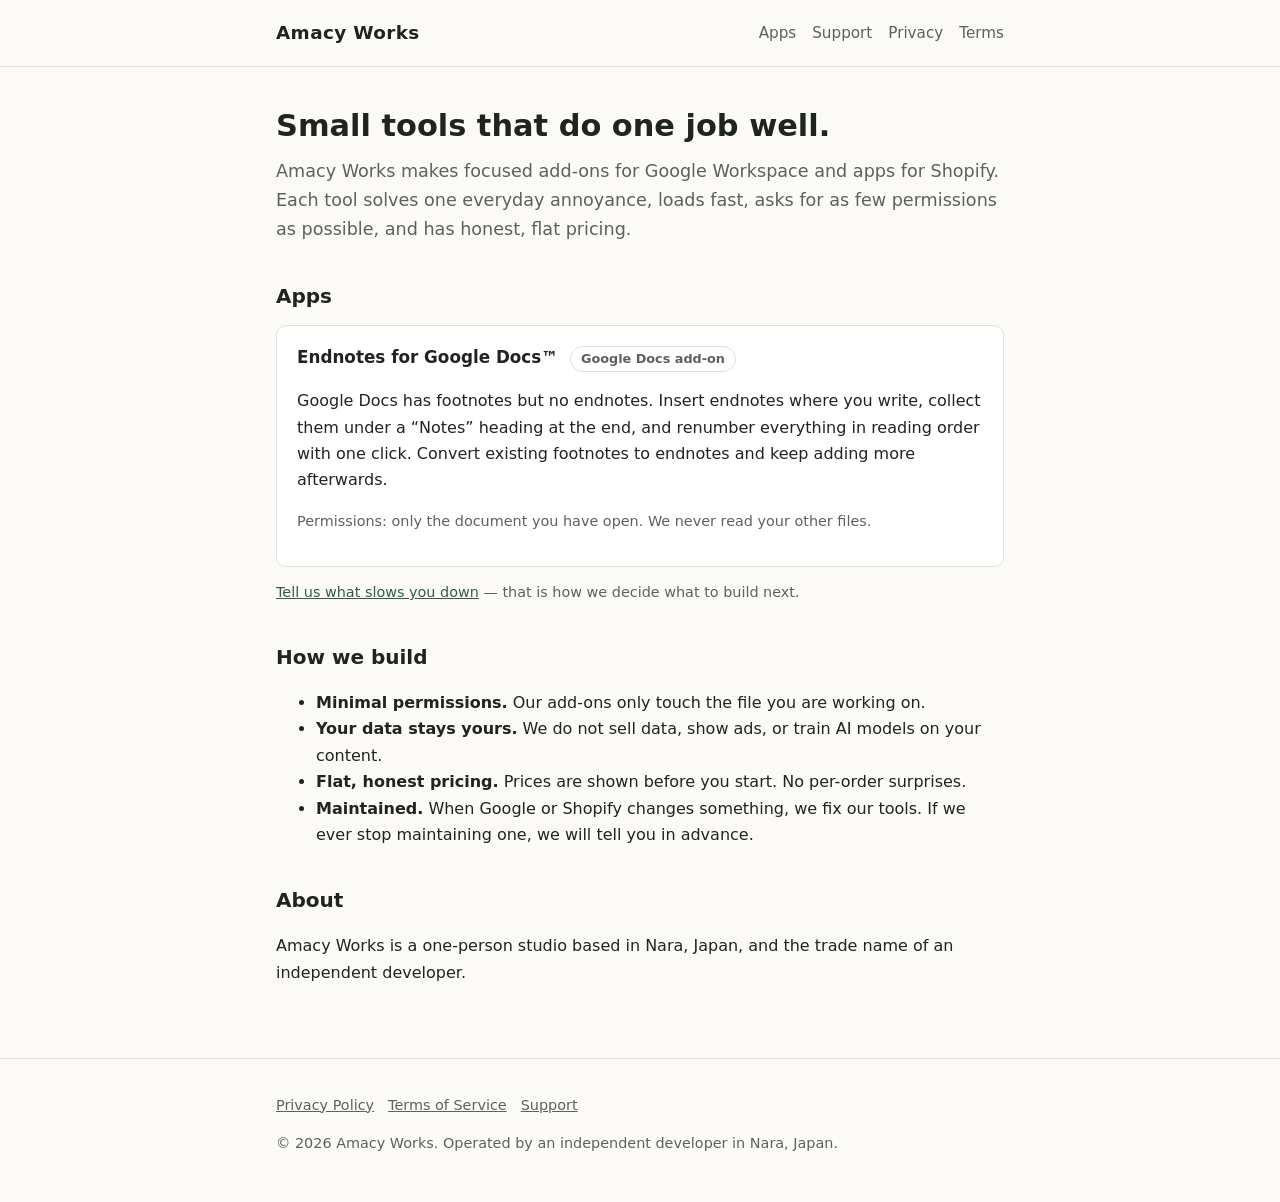
<file: index.html>
<!doctype html>
<html lang="en"><head><meta charset="utf-8"><meta name="viewport" content="width=device-width,initial-scale=1"><title>Amacy Works</title><meta name="description" content="Small, focused tools for Google Workspace and Shopify, made carefully in Nara, Japan."><link rel="stylesheet" href="style.css"></head><body>
<header><div class="wrap"><a class="brand" href="index.html">Amacy Works</a><nav><a href="index.html#apps">Apps</a><a href="support.html">Support</a><a href="privacy.html">Privacy</a><a href="terms.html">Terms</a></nav></div></header>
<main><div class="wrap">
<h1>Small tools that do one job well.</h1>
<p class="lead">Amacy Works makes focused add-ons for Google Workspace and apps for Shopify. Each tool solves one everyday annoyance, loads fast, asks for as few permissions as possible, and has honest, flat pricing.</p>

<h2 id="apps">Apps</h2>
<div class="card">
<h3>Endnotes for Google Docs&trade; <span class="tag">Google Docs add-on</span></h3>
<p>Google Docs has footnotes but no endnotes. Insert endnotes where you write, collect them under a &ldquo;Notes&rdquo; heading at the end, and renumber everything in reading order with one click. Convert existing footnotes to endnotes and keep adding more afterwards.</p>
<p class="small">Permissions: only the document you have open. We never read your other files.</p>
</div>
<p class="small"><a href="support.html">Tell us what slows you down</a> — that is how we decide what to build next.</p>

<h2>How we build</h2>
<ul>
<li><strong>Minimal permissions.</strong> Our add-ons only touch the file you are working on.</li>
<li><strong>Your data stays yours.</strong> We do not sell data, show ads, or train AI models on your content.</li>
<li><strong>Flat, honest pricing.</strong> Prices are shown before you start. No per-order surprises.</li>
<li><strong>Maintained.</strong> When Google or Shopify changes something, we fix our tools. If we ever stop maintaining one, we will tell you in advance.</li>
</ul>

<h2>About</h2>
<p>Amacy Works is a one-person studio based in Nara, Japan, and the trade name of an independent developer.</p>

</div></main>
<footer><div class="wrap"><p><a href="privacy.html">Privacy Policy</a><a href="terms.html">Terms of Service</a><a href="support.html">Support</a></p><p>© 2026 Amacy Works. Operated by an independent developer in Nara, Japan.</p></div></footer>
</body></html>
</file>
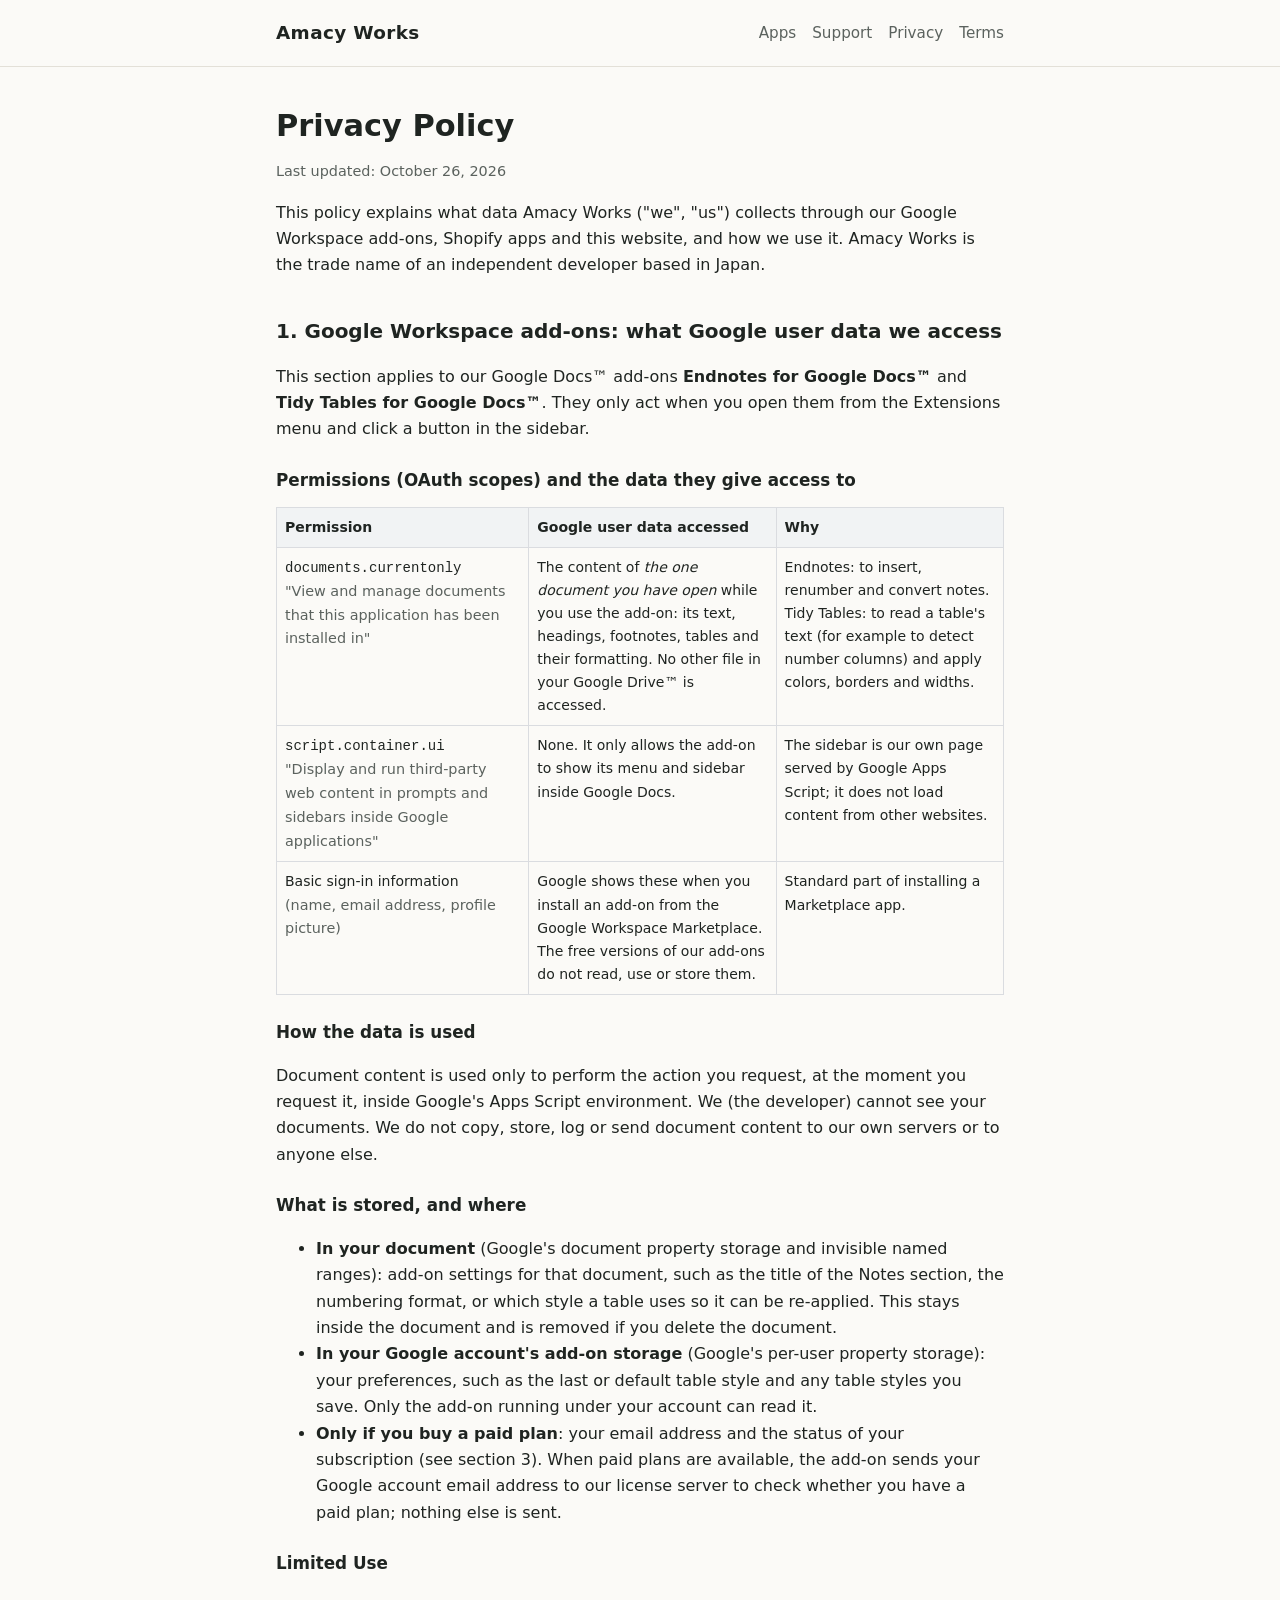
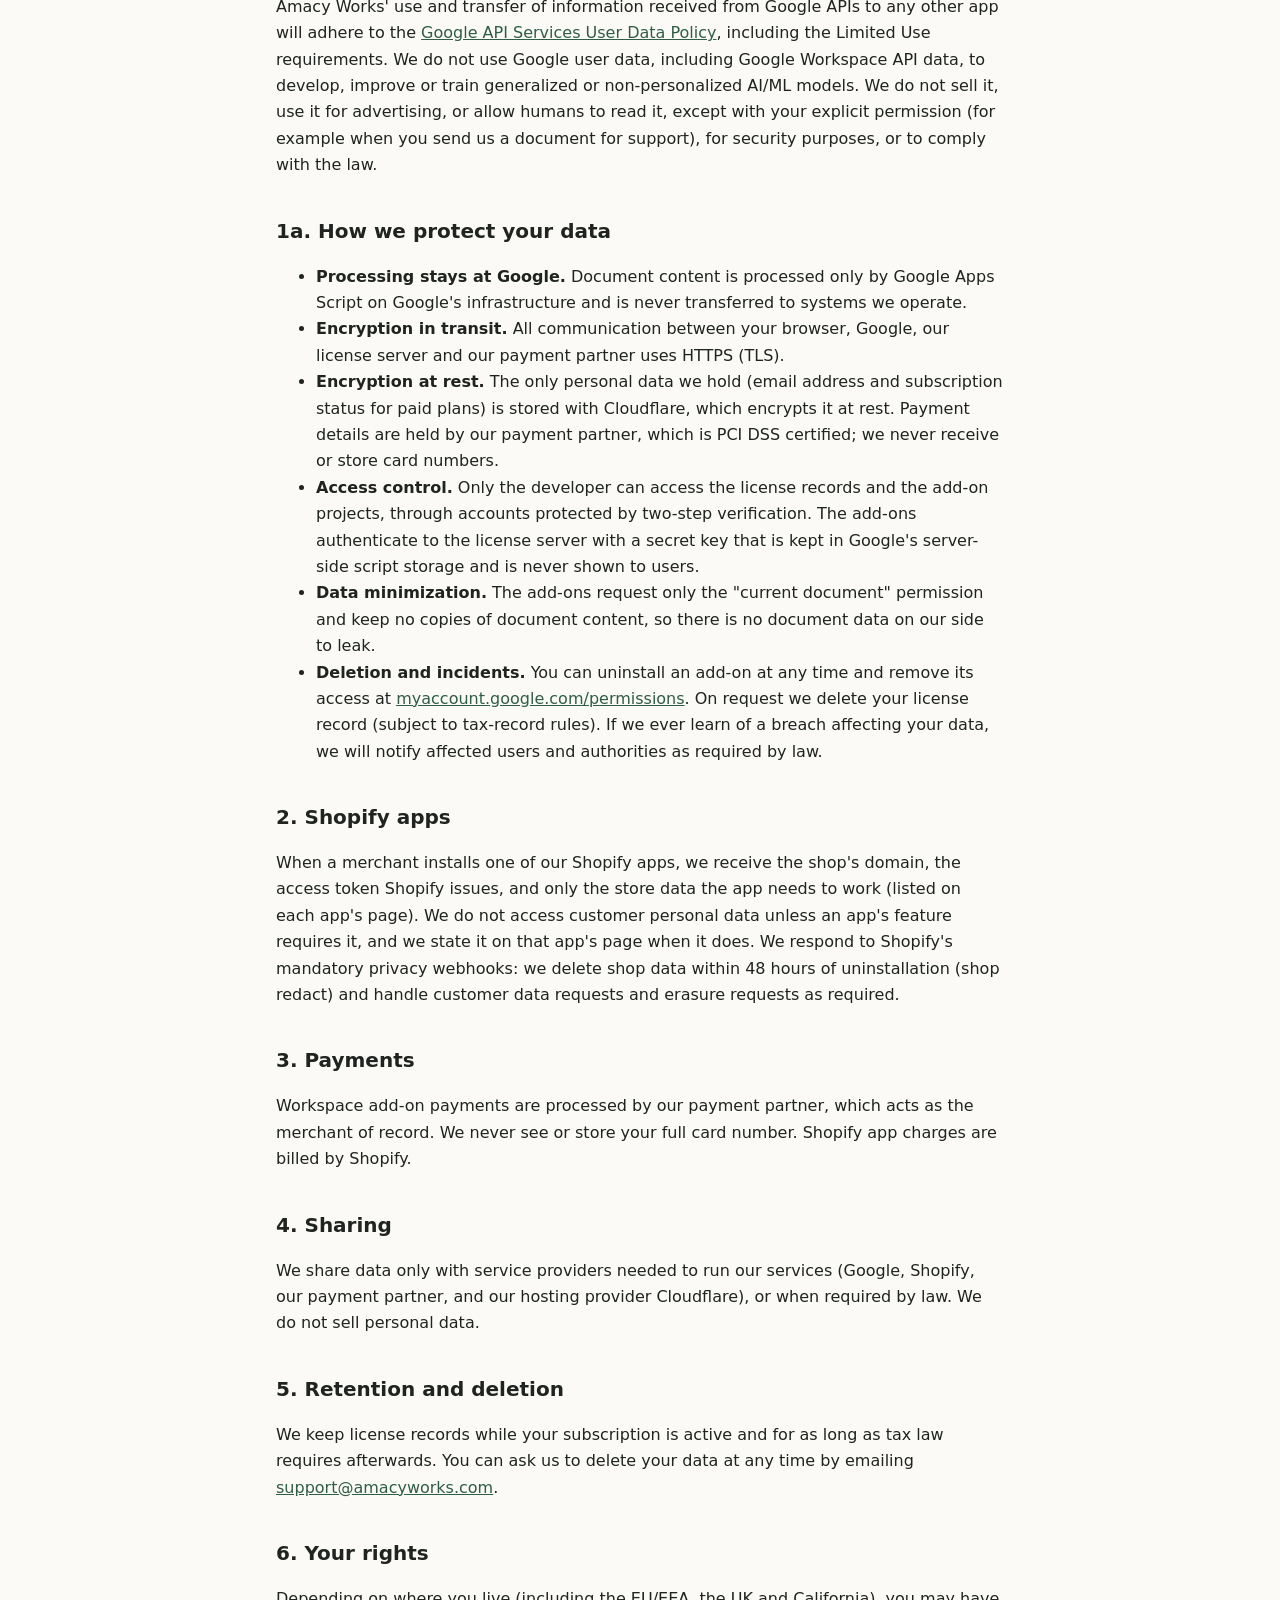
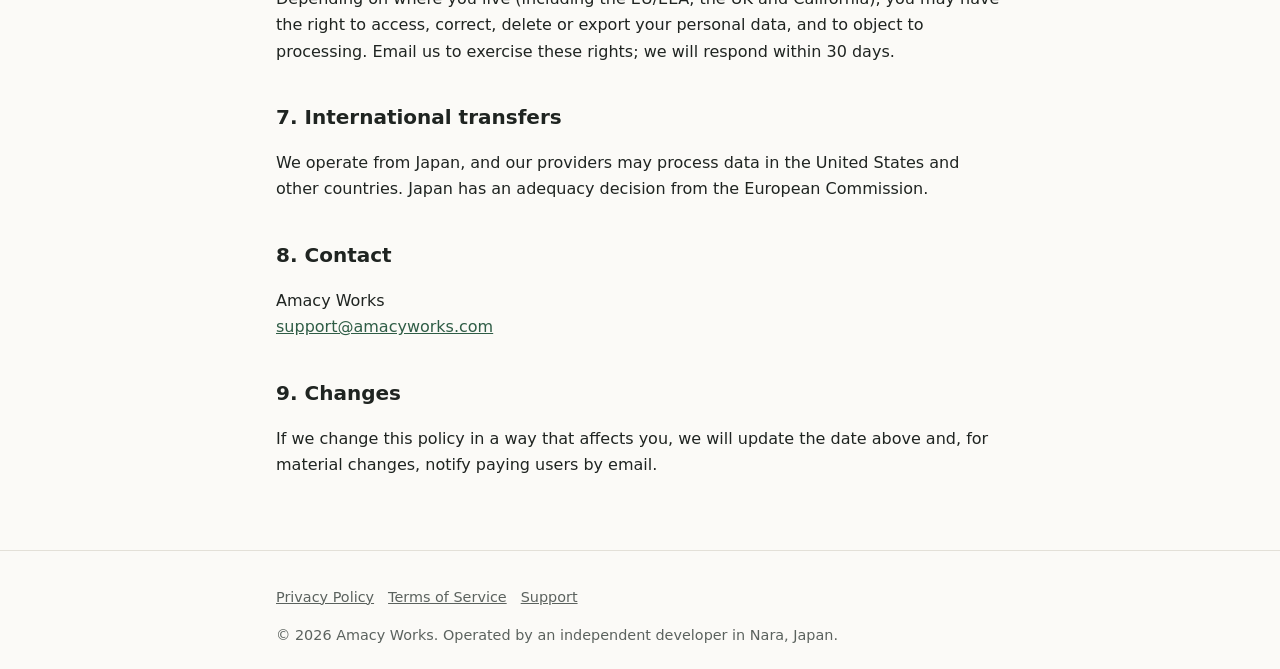
<file: privacy.html>
<!doctype html>
<html lang="en"><head><meta charset="utf-8"><meta name="viewport" content="width=device-width,initial-scale=1"><title>Privacy Policy — Amacy Works</title><meta name="description" content="How Amacy Works handles your data."><link rel="stylesheet" href="style.css"></head><body>
<header><div class="wrap"><a class="brand" href="index.html">Amacy Works</a><nav><a href="index.html#apps">Apps</a><a href="support.html">Support</a><a href="privacy.html">Privacy</a><a href="terms.html">Terms</a></nav></div></header>
<main><div class="wrap">
<h1>Privacy Policy</h1>
<p class="small">Last updated: October 26, 2026</p>
<p>This policy explains what data Amacy Works ("we", "us") collects through our Google Workspace add-ons, Shopify apps and this website, and how we use it. Amacy Works is the trade name of an independent developer based in Japan.</p>

<h2 id="google-data">1. Google Workspace add-ons: what Google user data we access</h2>
<p>This section applies to our Google Docs&trade; add-ons <strong>Endnotes for Google Docs&trade;</strong> and <strong>Tidy Tables for Google Docs&trade;</strong>. They only act when you open them from the Extensions menu and click a button in the sidebar.</p>

<h3>Permissions (OAuth scopes) and the data they give access to</h3>
<table class="data">
<tr><th>Permission</th><th>Google user data accessed</th><th>Why</th></tr>
<tr><td><code>documents.currentonly</code><br><span class="small">"View and manage documents that this application has been installed in"</span></td><td>The content of <em>the one document you have open</em> while you use the add-on: its text, headings, footnotes, tables and their formatting. No other file in your Google Drive&trade; is accessed.</td><td>Endnotes: to insert, renumber and convert notes. Tidy Tables: to read a table's text (for example to detect number columns) and apply colors, borders and widths.</td></tr>
<tr><td><code>script.container.ui</code><br><span class="small">"Display and run third-party web content in prompts and sidebars inside Google applications"</span></td><td>None. It only allows the add-on to show its menu and sidebar inside Google Docs.</td><td>The sidebar is our own page served by Google Apps Script; it does not load content from other websites.</td></tr>
<tr><td>Basic sign-in information<br><span class="small">(name, email address, profile picture)</span></td><td>Google shows these when you install an add-on from the Google Workspace Marketplace. The free versions of our add-ons do not read, use or store them.</td><td>Standard part of installing a Marketplace app.</td></tr>
</table>

<h3>How the data is used</h3>
<p>Document content is used only to perform the action you request, at the moment you request it, inside Google's Apps Script environment. We (the developer) cannot see your documents. We do not copy, store, log or send document content to our own servers or to anyone else.</p>

<h3>What is stored, and where</h3>
<ul>
<li><strong>In your document</strong> (Google's document property storage and invisible named ranges): add-on settings for that document, such as the title of the Notes section, the numbering format, or which style a table uses so it can be re-applied. This stays inside the document and is removed if you delete the document.</li>
<li><strong>In your Google account's add-on storage</strong> (Google's per-user property storage): your preferences, such as the last or default table style and any table styles you save. Only the add-on running under your account can read it.</li>
<li><strong>Only if you buy a paid plan</strong>: your email address and the status of your subscription (see section 3). When paid plans are available, the add-on sends your Google account email address to our license server to check whether you have a paid plan; nothing else is sent.</li>
</ul>

<h3>Limited Use</h3>
<p>Amacy Works' use and transfer of information received from Google APIs to any other app will adhere to the <a href="https://developers.google.com/terms/api-services-user-data-policy">Google API Services User Data Policy</a>, including the Limited Use requirements. We do not use Google user data, including Google Workspace API data, to develop, improve or train generalized or non-personalized AI/ML models. We do not sell it, use it for advertising, or allow humans to read it, except with your explicit permission (for example when you send us a document for support), for security purposes, or to comply with the law.</p>

<h2 id="data-protection">1a. How we protect your data</h2>
<ul>
<li><strong>Processing stays at Google.</strong> Document content is processed only by Google Apps Script on Google's infrastructure and is never transferred to systems we operate.</li>
<li><strong>Encryption in transit.</strong> All communication between your browser, Google, our license server and our payment partner uses HTTPS (TLS).</li>
<li><strong>Encryption at rest.</strong> The only personal data we hold (email address and subscription status for paid plans) is stored with Cloudflare, which encrypts it at rest. Payment details are held by our payment partner, which is PCI DSS certified; we never receive or store card numbers.</li>
<li><strong>Access control.</strong> Only the developer can access the license records and the add-on projects, through accounts protected by two-step verification. The add-ons authenticate to the license server with a secret key that is kept in Google's server-side script storage and is never shown to users.</li>
<li><strong>Data minimization.</strong> The add-ons request only the "current document" permission and keep no copies of document content, so there is no document data on our side to leak.</li>
<li><strong>Deletion and incidents.</strong> You can uninstall an add-on at any time and remove its access at <a href="https://myaccount.google.com/permissions">myaccount.google.com/permissions</a>. On request we delete your license record (subject to tax-record rules). If we ever learn of a breach affecting your data, we will notify affected users and authorities as required by law.</li>
</ul>

<h2>2. Shopify apps</h2>
<p>When a merchant installs one of our Shopify apps, we receive the shop's domain, the access token Shopify issues, and only the store data the app needs to work (listed on each app's page). We do not access customer personal data unless an app's feature requires it, and we state it on that app's page when it does. We respond to Shopify's mandatory privacy webhooks: we delete shop data within 48 hours of uninstallation (shop redact) and handle customer data requests and erasure requests as required.</p>

<h2>3. Payments</h2>
<p>Workspace add-on payments are processed by our payment partner, which acts as the merchant of record. We never see or store your full card number. Shopify app charges are billed by Shopify.</p>

<h2>4. Sharing</h2>
<p>We share data only with service providers needed to run our services (Google, Shopify, our payment partner, and our hosting provider Cloudflare), or when required by law. We do not sell personal data.</p>

<h2>5. Retention and deletion</h2>
<p>We keep license records while your subscription is active and for as long as tax law requires afterwards. You can ask us to delete your data at any time by emailing <a href="mailto:support@amacyworks.com">support@amacyworks.com</a>.</p>

<h2>6. Your rights</h2>
<p>Depending on where you live (including the EU/EEA, the UK and California), you may have the right to access, correct, delete or export your personal data, and to object to processing. Email us to exercise these rights; we will respond within 30 days.</p>

<h2>7. International transfers</h2>
<p>We operate from Japan, and our providers may process data in the United States and other countries. Japan has an adequacy decision from the European Commission.</p>

<h2>8. Contact</h2>
<p>Amacy Works<br><a href="mailto:support@amacyworks.com">support@amacyworks.com</a></p>

<h2>9. Changes</h2>
<p>If we change this policy in a way that affects you, we will update the date above and, for material changes, notify paying users by email.</p>

</div></main>
<footer><div class="wrap"><p><a href="privacy.html">Privacy Policy</a><a href="terms.html">Terms of Service</a><a href="support.html">Support</a></p><p>© 2026 Amacy Works. Operated by an independent developer in Nara, Japan.</p></div></footer>
</body></html>
</file>
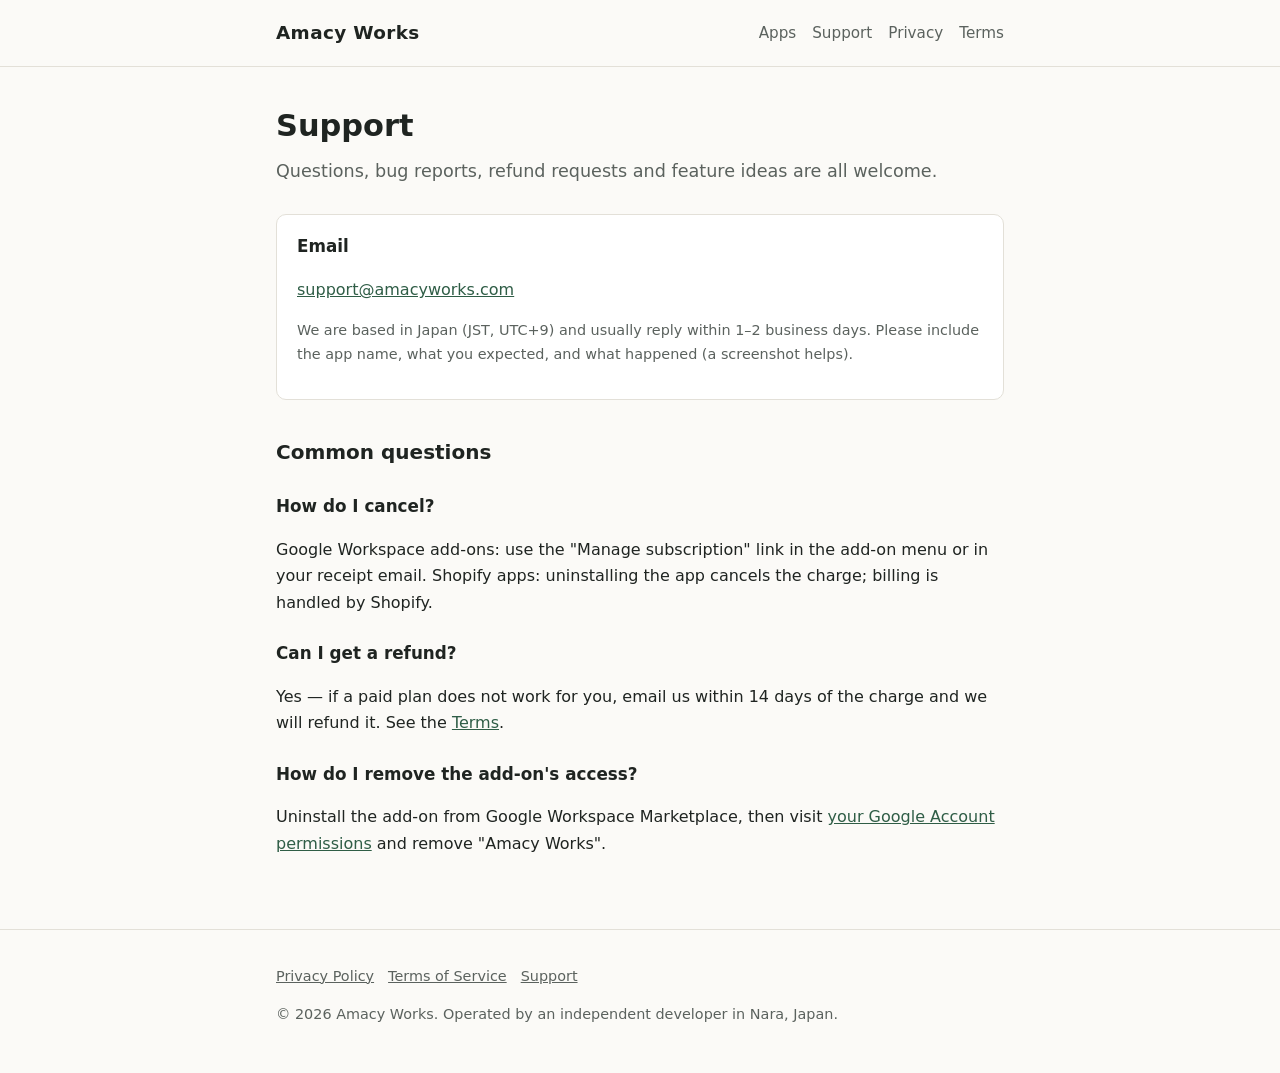
<file: support.html>
<!doctype html>
<html lang="en"><head><meta charset="utf-8"><meta name="viewport" content="width=device-width,initial-scale=1"><title>Support — Amacy Works</title><meta name="description" content="Get help with Amacy Works add-ons and apps."><link rel="stylesheet" href="style.css"></head><body>
<header><div class="wrap"><a class="brand" href="index.html">Amacy Works</a><nav><a href="index.html#apps">Apps</a><a href="support.html">Support</a><a href="privacy.html">Privacy</a><a href="terms.html">Terms</a></nav></div></header>
<main><div class="wrap">
<h1>Support</h1>
<p class="lead">Questions, bug reports, refund requests and feature ideas are all welcome.</p>
<div class="card">
<h3>Email</h3>
<p><a href="mailto:support@amacyworks.com">support@amacyworks.com</a></p>
<p class="small">We are based in Japan (JST, UTC+9) and usually reply within 1–2 business days. Please include the app name, what you expected, and what happened (a screenshot helps).</p>
</div>
<h2>Common questions</h2>
<h3>How do I cancel?</h3>
<p>Google Workspace add-ons: use the "Manage subscription" link in the add-on menu or in your receipt email. Shopify apps: uninstalling the app cancels the charge; billing is handled by Shopify.</p>
<h3>Can I get a refund?</h3>
<p>Yes — if a paid plan does not work for you, email us within 14 days of the charge and we will refund it. See the <a href="terms.html">Terms</a>.</p>
<h3>How do I remove the add-on's access?</h3>
<p>Uninstall the add-on from Google Workspace Marketplace, then visit <a href="https://myaccount.google.com/permissions">your Google Account permissions</a> and remove "Amacy Works".</p>

</div></main>
<footer><div class="wrap"><p><a href="privacy.html">Privacy Policy</a><a href="terms.html">Terms of Service</a><a href="support.html">Support</a></p><p>© 2026 Amacy Works. Operated by an independent developer in Nara, Japan.</p></div></footer>
</body></html>
</file>
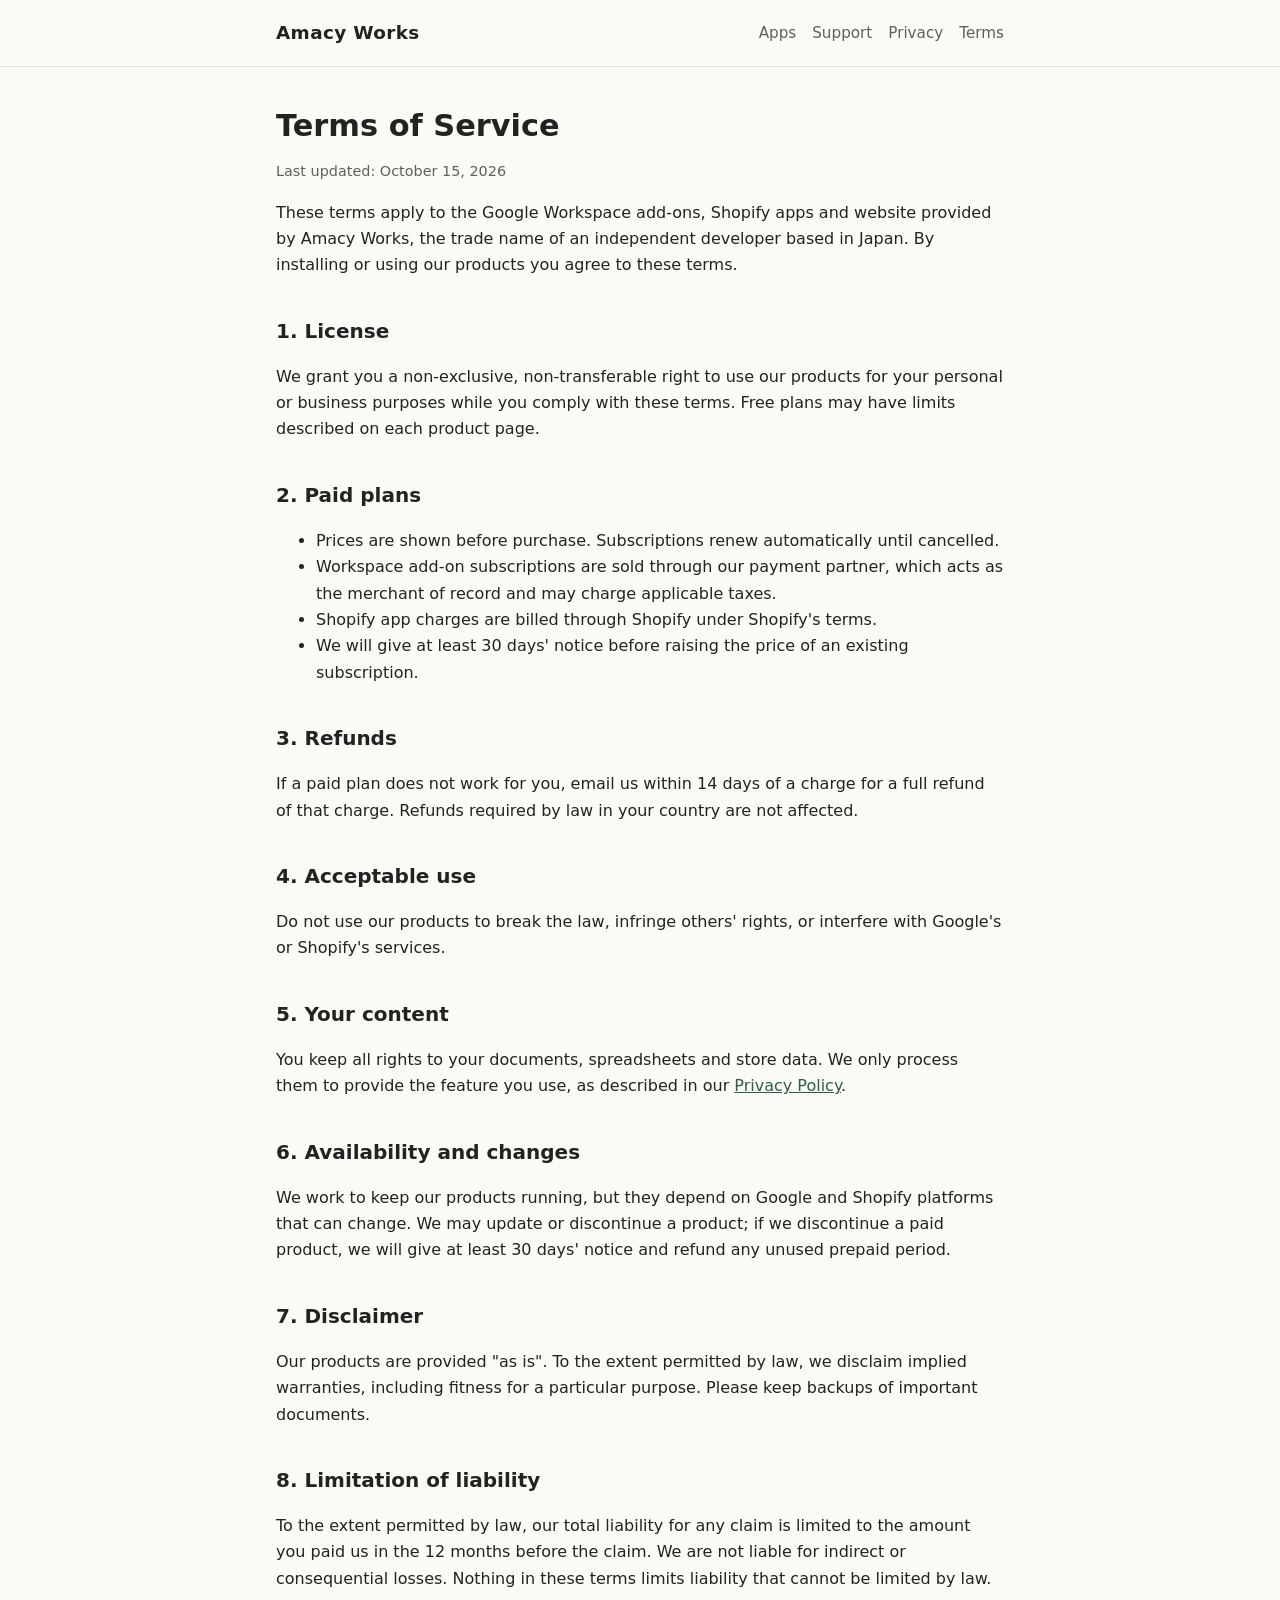
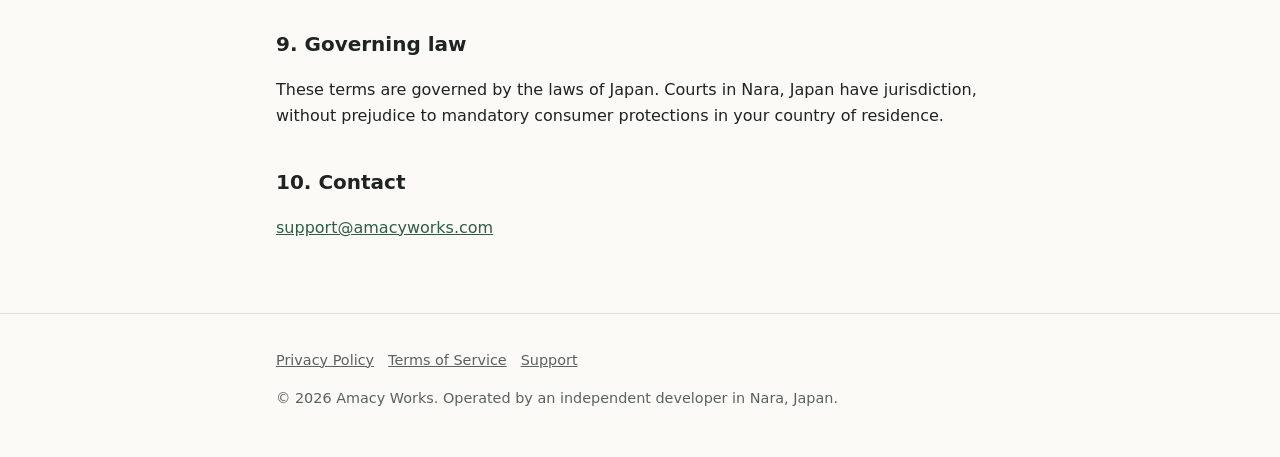
<file: terms.html>
<!doctype html>
<html lang="en"><head><meta charset="utf-8"><meta name="viewport" content="width=device-width,initial-scale=1"><title>Terms of Service — Amacy Works</title><meta name="description" content="Terms for using Amacy Works add-ons and apps."><link rel="stylesheet" href="style.css"></head><body>
<header><div class="wrap"><a class="brand" href="index.html">Amacy Works</a><nav><a href="index.html#apps">Apps</a><a href="support.html">Support</a><a href="privacy.html">Privacy</a><a href="terms.html">Terms</a></nav></div></header>
<main><div class="wrap">
<h1>Terms of Service</h1>
<p class="small">Last updated: October 15, 2026</p>
<p>These terms apply to the Google Workspace add-ons, Shopify apps and website provided by Amacy Works, the trade name of an independent developer based in Japan. By installing or using our products you agree to these terms.</p>

<h2>1. License</h2>
<p>We grant you a non-exclusive, non-transferable right to use our products for your personal or business purposes while you comply with these terms. Free plans may have limits described on each product page.</p>

<h2>2. Paid plans</h2>
<ul>
<li>Prices are shown before purchase. Subscriptions renew automatically until cancelled.</li>
<li>Workspace add-on subscriptions are sold through our payment partner, which acts as the merchant of record and may charge applicable taxes.</li>
<li>Shopify app charges are billed through Shopify under Shopify's terms.</li>
<li>We will give at least 30 days' notice before raising the price of an existing subscription.</li>
</ul>

<h2>3. Refunds</h2>
<p>If a paid plan does not work for you, email us within 14 days of a charge for a full refund of that charge. Refunds required by law in your country are not affected.</p>

<h2>4. Acceptable use</h2>
<p>Do not use our products to break the law, infringe others' rights, or interfere with Google's or Shopify's services.</p>

<h2>5. Your content</h2>
<p>You keep all rights to your documents, spreadsheets and store data. We only process them to provide the feature you use, as described in our <a href="privacy.html">Privacy Policy</a>.</p>

<h2>6. Availability and changes</h2>
<p>We work to keep our products running, but they depend on Google and Shopify platforms that can change. We may update or discontinue a product; if we discontinue a paid product, we will give at least 30 days' notice and refund any unused prepaid period.</p>

<h2>7. Disclaimer</h2>
<p>Our products are provided "as is". To the extent permitted by law, we disclaim implied warranties, including fitness for a particular purpose. Please keep backups of important documents.</p>

<h2>8. Limitation of liability</h2>
<p>To the extent permitted by law, our total liability for any claim is limited to the amount you paid us in the 12 months before the claim. We are not liable for indirect or consequential losses. Nothing in these terms limits liability that cannot be limited by law.</p>

<h2>9. Governing law</h2>
<p>These terms are governed by the laws of Japan. Courts in Nara, Japan have jurisdiction, without prejudice to mandatory consumer protections in your country of residence.</p>

<h2>10. Contact</h2>
<p><a href="mailto:support@amacyworks.com">support@amacyworks.com</a></p>

</div></main>
<footer><div class="wrap"><p><a href="privacy.html">Privacy Policy</a><a href="terms.html">Terms of Service</a><a href="support.html">Support</a></p><p>© 2026 Amacy Works. Operated by an independent developer in Nara, Japan.</p></div></footer>
</body></html>
</file>
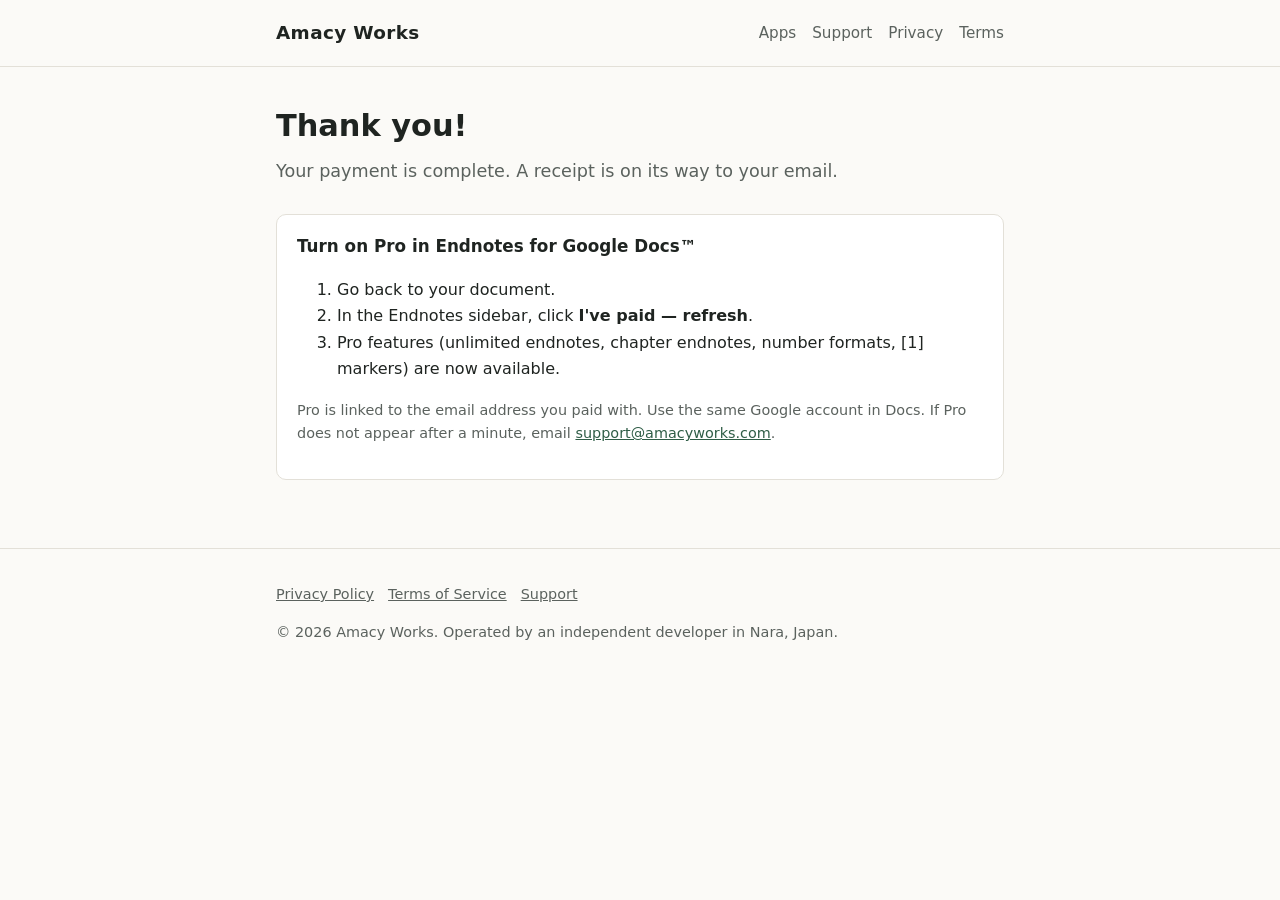
<file: thanks.html>
<!doctype html>
<html lang="en"><head><meta charset="utf-8"><meta name="viewport" content="width=device-width,initial-scale=1"><title>Thank you — Amacy Works</title><meta name="robots" content="noindex"><meta name="description" content="Your Amacy Works purchase is complete."><link rel="stylesheet" href="style.css"></head><body>
<header><div class="wrap"><a class="brand" href="index.html">Amacy Works</a><nav><a href="index.html#apps">Apps</a><a href="support.html">Support</a><a href="privacy.html">Privacy</a><a href="terms.html">Terms</a></nav></div></header>
<main><div class="wrap">
<h1>Thank you!</h1>
<p class="lead">Your payment is complete. A receipt is on its way to your email.</p>
<div class="card">
<h3>Turn on Pro in Endnotes for Google Docs&trade;</h3>
<ol>
<li>Go back to your document.</li>
<li>In the Endnotes sidebar, click <strong>I've paid — refresh</strong>.</li>
<li>Pro features (unlimited endnotes, chapter endnotes, number formats, [1] markers) are now available.</li>
</ol>
<p class="small">Pro is linked to the email address you paid with. Use the same Google account in Docs. If Pro does not appear after a minute, email <a href="mailto:support@amacyworks.com">support@amacyworks.com</a>.</p>
</div>
</div></main>
<footer><div class="wrap"><p><a href="privacy.html">Privacy Policy</a><a href="terms.html">Terms of Service</a><a href="support.html">Support</a></p><p>© 2026 Amacy Works. Operated by an independent developer in Nara, Japan.</p></div></footer>
</body></html>
</file>
<file: style.css>
:root{--bg:#fbfaf7;--fg:#1f2421;--muted:#5b625e;--accent:#2f5d46;--line:#e3e0d8;--card:#ffffff}
@media (prefers-color-scheme:dark){:root{--bg:#151816;--fg:#e8ebe9;--muted:#a3aba6;--accent:#8cc5a5;--line:#2c312e;--card:#1c201e}}
*{box-sizing:border-box}
body{margin:0;background:var(--bg);color:var(--fg);font:16px/1.65 system-ui,-apple-system,"Segoe UI",sans-serif}
.wrap{max-width:760px;margin:0 auto;padding:0 16px}
header{border-bottom:1px solid var(--line)}
header .wrap{display:flex;justify-content:space-between;align-items:center;gap:12px;flex-wrap:wrap;padding-top:18px;padding-bottom:18px}
.brand{font-weight:700;letter-spacing:.02em;color:var(--fg);text-decoration:none;font-size:1.15rem}
nav a{color:var(--muted);text-decoration:none;margin-left:16px;font-size:.95rem}
nav a:first-child{margin-left:0}
nav a:hover,a{color:var(--accent)}
main{padding:40px 0 56px}
h1{font-size:1.9rem;line-height:1.25;margin:0 0 12px}
h2{font-size:1.25rem;margin:36px 0 8px}
h3{font-size:1.05rem;margin:24px 0 6px}
.lead{color:var(--muted);font-size:1.1rem;margin:0 0 28px}
.card{background:var(--card);border:1px solid var(--line);border-radius:10px;padding:18px 20px;margin:12px 0}
.card h3{margin-top:0}
.tag{display:inline-block;font-size:.8rem;color:var(--muted);border:1px solid var(--line);border-radius:999px;padding:1px 10px;margin-left:6px}
.small{color:var(--muted);font-size:.9rem}
footer{border-top:1px solid var(--line);padding:20px 0 32px;color:var(--muted);font-size:.9rem}
footer a{color:var(--muted);margin-right:14px}
.todo{background:#fff3c4;color:#5a4500;padding:0 4px;border-radius:3px}
@media (prefers-color-scheme:dark){.todo{background:#4a3d0a;color:#ffe9a3}}
table.data{width:100%;border-collapse:collapse;margin:12px 0;font-size:14px}
table.data th,table.data td{border:1px solid #dadce0;padding:8px;vertical-align:top;text-align:left}
table.data th{background:#f1f3f4}
@media (max-width:600px){table.data,table.data tr,table.data td,table.data th{display:block;width:auto}table.data tr{margin-bottom:10px}}
@media (prefers-color-scheme:dark){table.data th{background:#2a2f36}table.data th,table.data td{border-color:#3c4043}}
</file>
